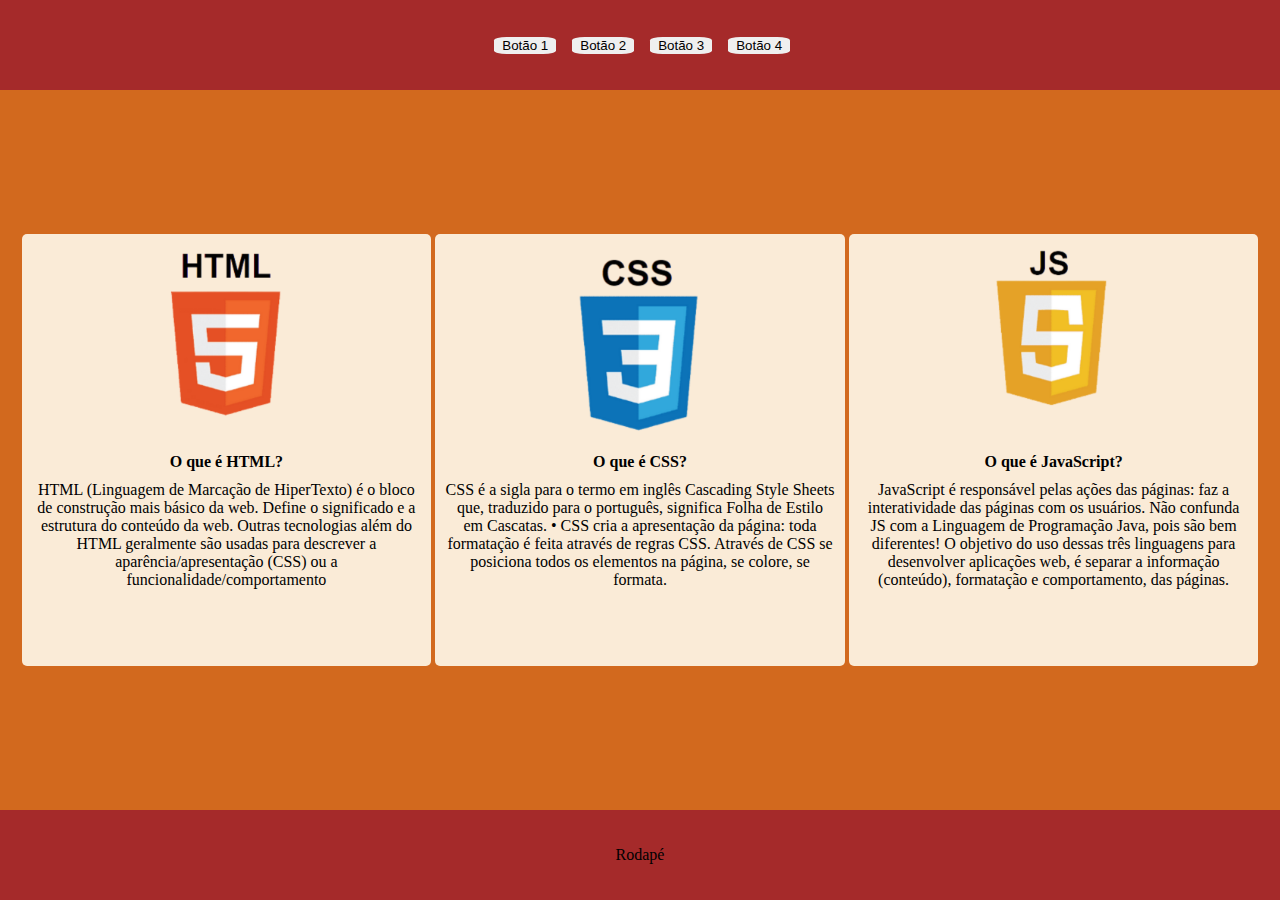
<file: index.html>
<!DOCTYPE html>
<html lang="pt-br">
<head>
    <meta charset="UTF-8">
    <meta name="viewport" content="width=device-width, initial-scale=1.0">
    <title>Responsivo</title>
    <link rel="stylesheet" href="responsivo.css">
</head>
<body>
    <header>

        <nav><button><a href="#">Botão 1</a></button></nav>
        <nav><button><a href="#">Botão 2</a></button></nav>
        <nav><button><a href="#">Botão 3</a></button></nav>
        <nav><button><a href="#">Botão 4</a></button></nav>
   

    </header>
<main>

    <section> 
        <figure>
        <img src="1.png" alt=""></figure>
        <p><strong>O que é HTML?</strong></p>
        <p class="s1">HTML (Linguagem de Marcação de HiperTexto) é o bloco de construção
mais básico da web. Define o significado e a estrutura do conteúdo da web.
Outras tecnologias além do HTML geralmente são usadas para descrever a
aparência/apresentação (CSS) ou a funcionalidade/comportamento</p>
    </section>

    <section>
        <figure>
        <img src="2.png" alt=""></figure>
<p> <strong> O que é CSS?</strong></p>
 <p class="s1">CSS é a sigla para o termo em inglês Cascading Style Sheets que,
traduzido para o português, significa Folha de Estilo em Cascatas. • CSS
cria a apresentação da página: toda formatação é feita através de regras
CSS. Através de CSS se posiciona todos os elementos na página, se
colore, se formata.</p>
    </section>

    <section>
        <figure><img src="3.png"></figure>
<p> <strong> O que é JavaScript?</strong></p>
 <p class="s1">JavaScript é responsável pelas ações das páginas: faz a interatividade das
páginas com os usuários. Não confunda JS com a Linguagem de
Programação Java, pois são bem diferentes! O objetivo do uso dessas três
linguagens para desenvolver aplicações web, é separar a informação
(conteúdo), formatação e comportamento, das páginas.</p>
    </section>

</main>

<footer>Rodapé</footer>

</body>
</html>
</file>
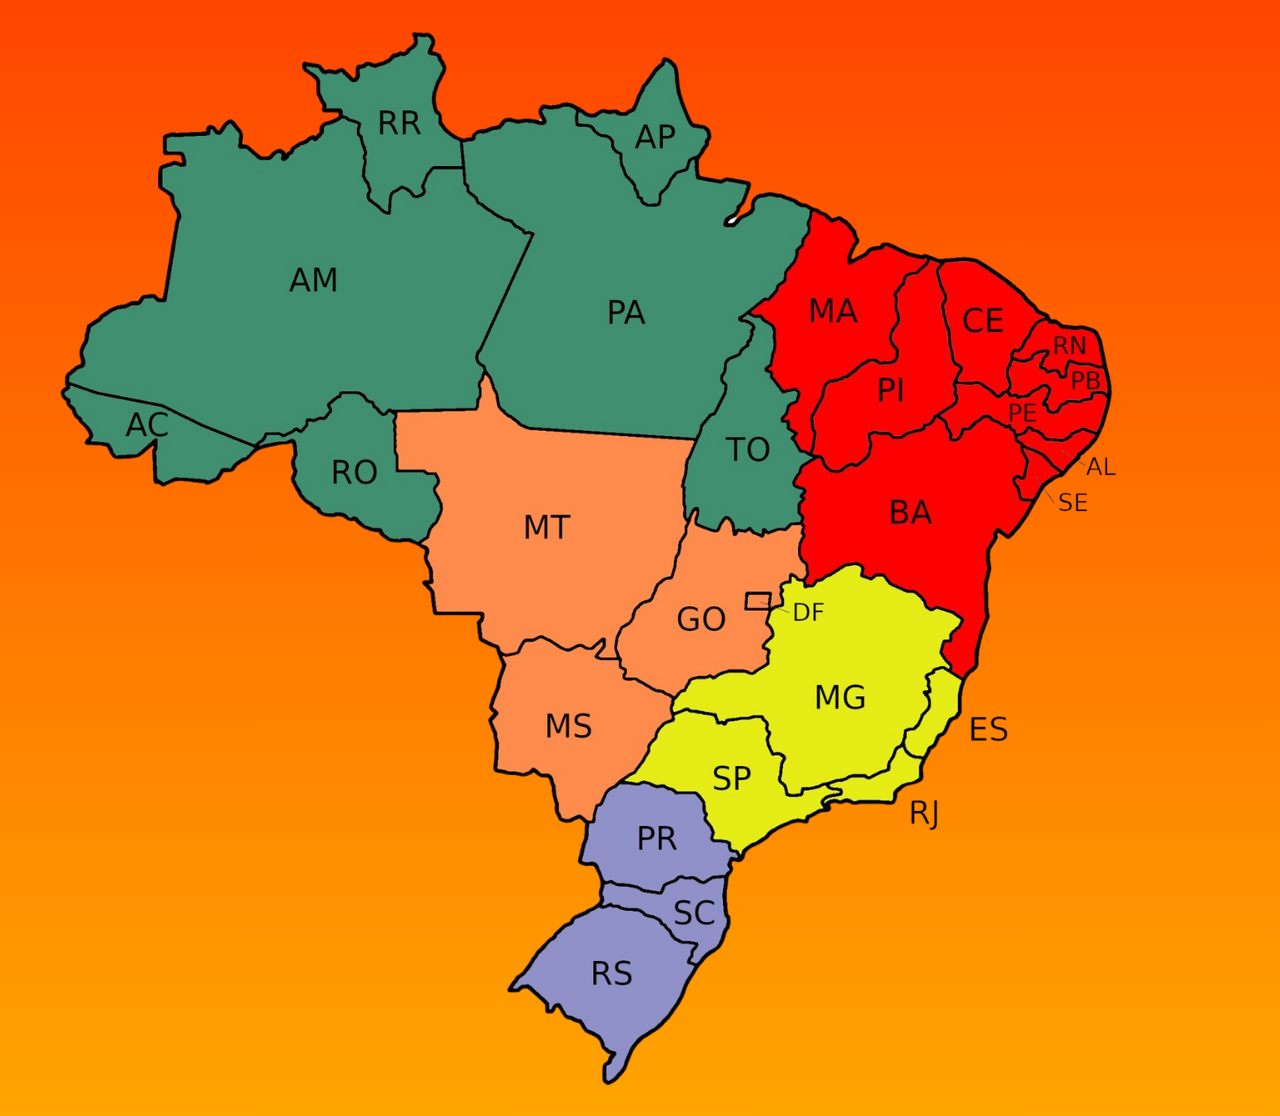
<file: TREINO0309.HTML>
<!DOCTYPE html>
<html lang="pt-br">
<head>
    <meta charset="UTF-8">
    <meta name="viewport" content="width=device-width, initial-scale=1.0">
    <title>Document</title>
    <link rel="stylesheet" href="TREINO0309.CSS">
</head>
<body>
<figure>
 <img src="brasil2025.png" alt="brasil" title="brasil-divisao-politica" usemap="#brasil">
 <map name="brasil">
<area shape="rect" coords="149,200,420,361" href="https://www.amazonas.am.gov.br" alt="">
    <area shape="circle" coords="502,521,100" href="https://www.mt.gov.br" alt="mato-grosso" title=" mato-grosso">
    <area shape="poly" coords="620,55,640,109,655,118,604,174,563,116,568,98,582,98" href="https://sp.gov.br" alt="sao-paulo"
    title="sao-paulo">
 </map>                                         
</figure>                   
</body>

</html>
</file>
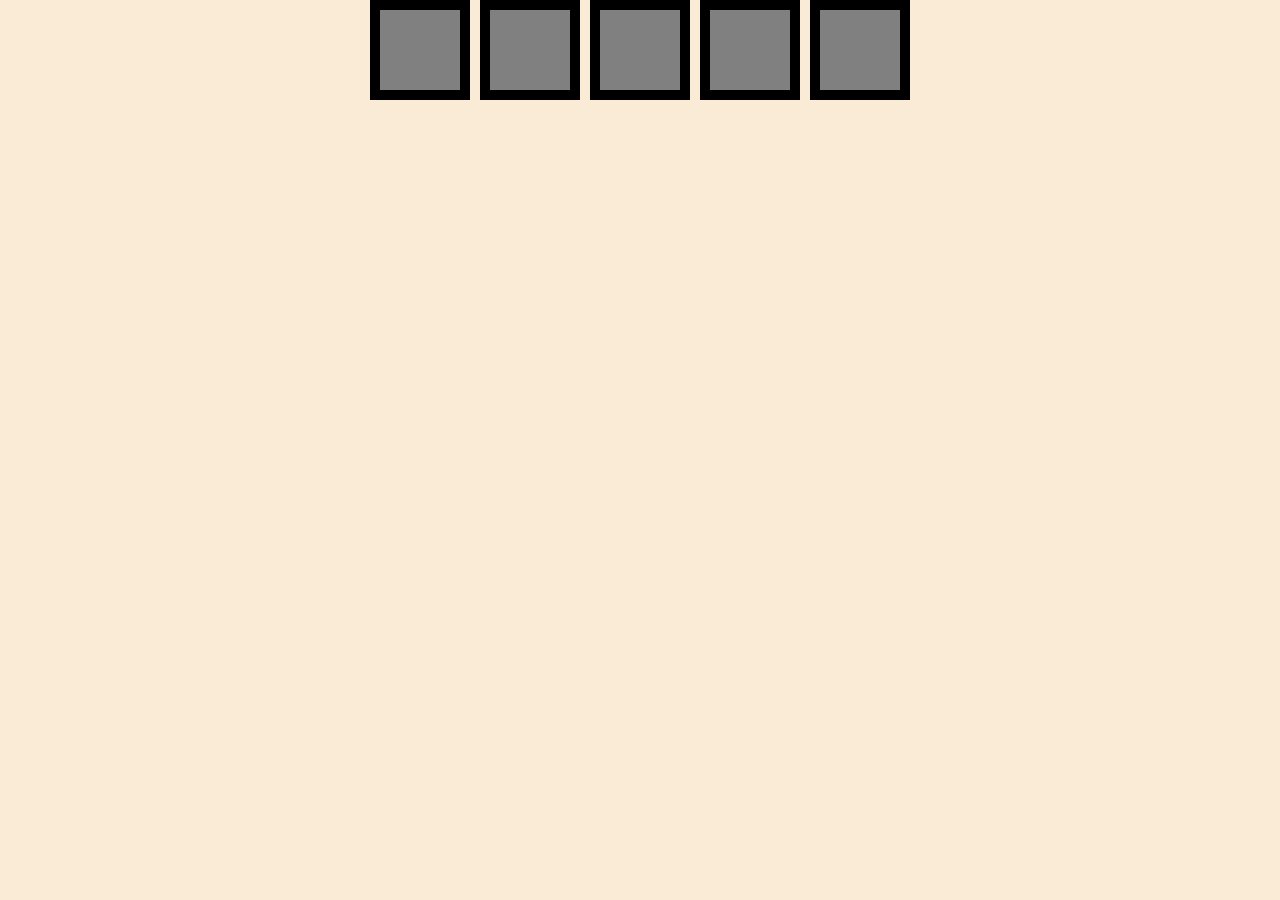
<file: TREINO2908.HTML>
<!DOCTYPE html>
<html lang="en">
<head>
    <meta charset="UTF-8">
    <meta name="viewport" content="width=device-width, initial-scale=1.0">
    <title>Document</title>
    <link rel="stylesheet" href="TREINO2908.CSS">
</head>
<body>
    <div></div>
    <div></div>
    <div></div>
    <div></div>
    <div></div>
</body>
</html>
</file>
<file: responsivo.css>
*{
    margin: 0;
box-sizing: border-box;
}
body{
    background-color: black;
    gap: 10px;
    width: 100vw;
    height: 100vh;
}
header{
    width: 100vw;
    height: 10vh;
    background-color: brown;
     display:flex;
    flex-wrap: wrap;
    align-items: center;
    justify-content: center;
flex-direction: row;
}
nav{
    
 align-items: center;
 justify-content: center;
 text-align: center;
}
button{
    width: 80%;
    border-radius: 20%;
    border: none;
    margin: 10px;
    border: none;

}
main{
    width: 100vw;
    height:80vh ;
    background-color:chocolate;
    display: flex;
    align-items: center;
    justify-content: center;
    text-align: center;
}
section{
    width: 32%;
    height: 60%;
    background-color:antiquewhite;
    margin: 2px;
    border-radius: 5px;
}
footer{
    width: 100vw;
    height:10vh;
    background-color:brown;
    display: flex;
    flex-wrap: wrap;
    flex-direction: column;
    align-items: center;
    justify-content: center;
}
img{
    width: 50%;
}
p{
    text-align: center;
    margin: 10px;
}
a{
    text-decoration: none;
    color: black;
}
@media(min-width:679px) and (max-width:1023px){
  header{
display: flex;
flex-wrap: wrap;

  }
  nav{
    width: 50%;
    height: auto;
  }
 button{
  border: none;
  width: 100px;
 }
main{
background-color: grey;
flex-direction: column;
}
section{

  width: 100%;
  flex-wrap: wrap;
  align-items: center;
  justify-content: center;
}

img{
  width: 60px;
}
 }


@media (max-width:678px){
    header{
        width: 100vw;
        height:25vh;
        background-color: aquamarine;
       flex-wrap: wrap;
       display: flex;
       padding: 5% 50%;


    }
    nav{
    align-items: center;
    justify-content: center;
    text-align: center;
   
    }
  button{
    width: 90px;
    background-color: white;
    border: none;
   display: flex;
   align-items: center;
   justify-content: center;
  }
  main{
    width: 100vw;
 height: auto;
    background-color: blueviolet;
    display: flex;
    flex-wrap: wrap;
  }
  section{
    width: 100%;
    height: auto;
    background-color: cornflowerblue;

   
  }
footer{
    width: 100vw;
    height: 25vh;
    background-color: aquamarine;
    display: flex;
    flex-wrap: wrap;
    justify-content: center;
    align-items: center;
}
img{
width: 15%;
}
}
</file>
<file: TREINO0309.CSS>
body{
   
    background-image:linear-gradient(orangered,orange);
    
}
</file>
<file: TREINO2908.CSS>
*{
    margin: 0;
    box-sizing: border-box;
}
body{
    width: 100vw;
    background-color: antiquewhite;
    flex-direction: row;
    display: flex;
    flex-wrap: wrap;
    row-gap: 10px;
    column-gap: 10px;
    justify-content: center;
    align-items: center;
    min-width: 320px;
}
div{
    width: 100px;
    height: 100px;
    background-color: grey;
    border: 10px solid black;

}div:hover{
    background-color: white;
    color: antiquewhite;
    cursor: pointer;
    border-top-left-radius: 20px;
    border-top-right-radius: 20px;
}
</file>
